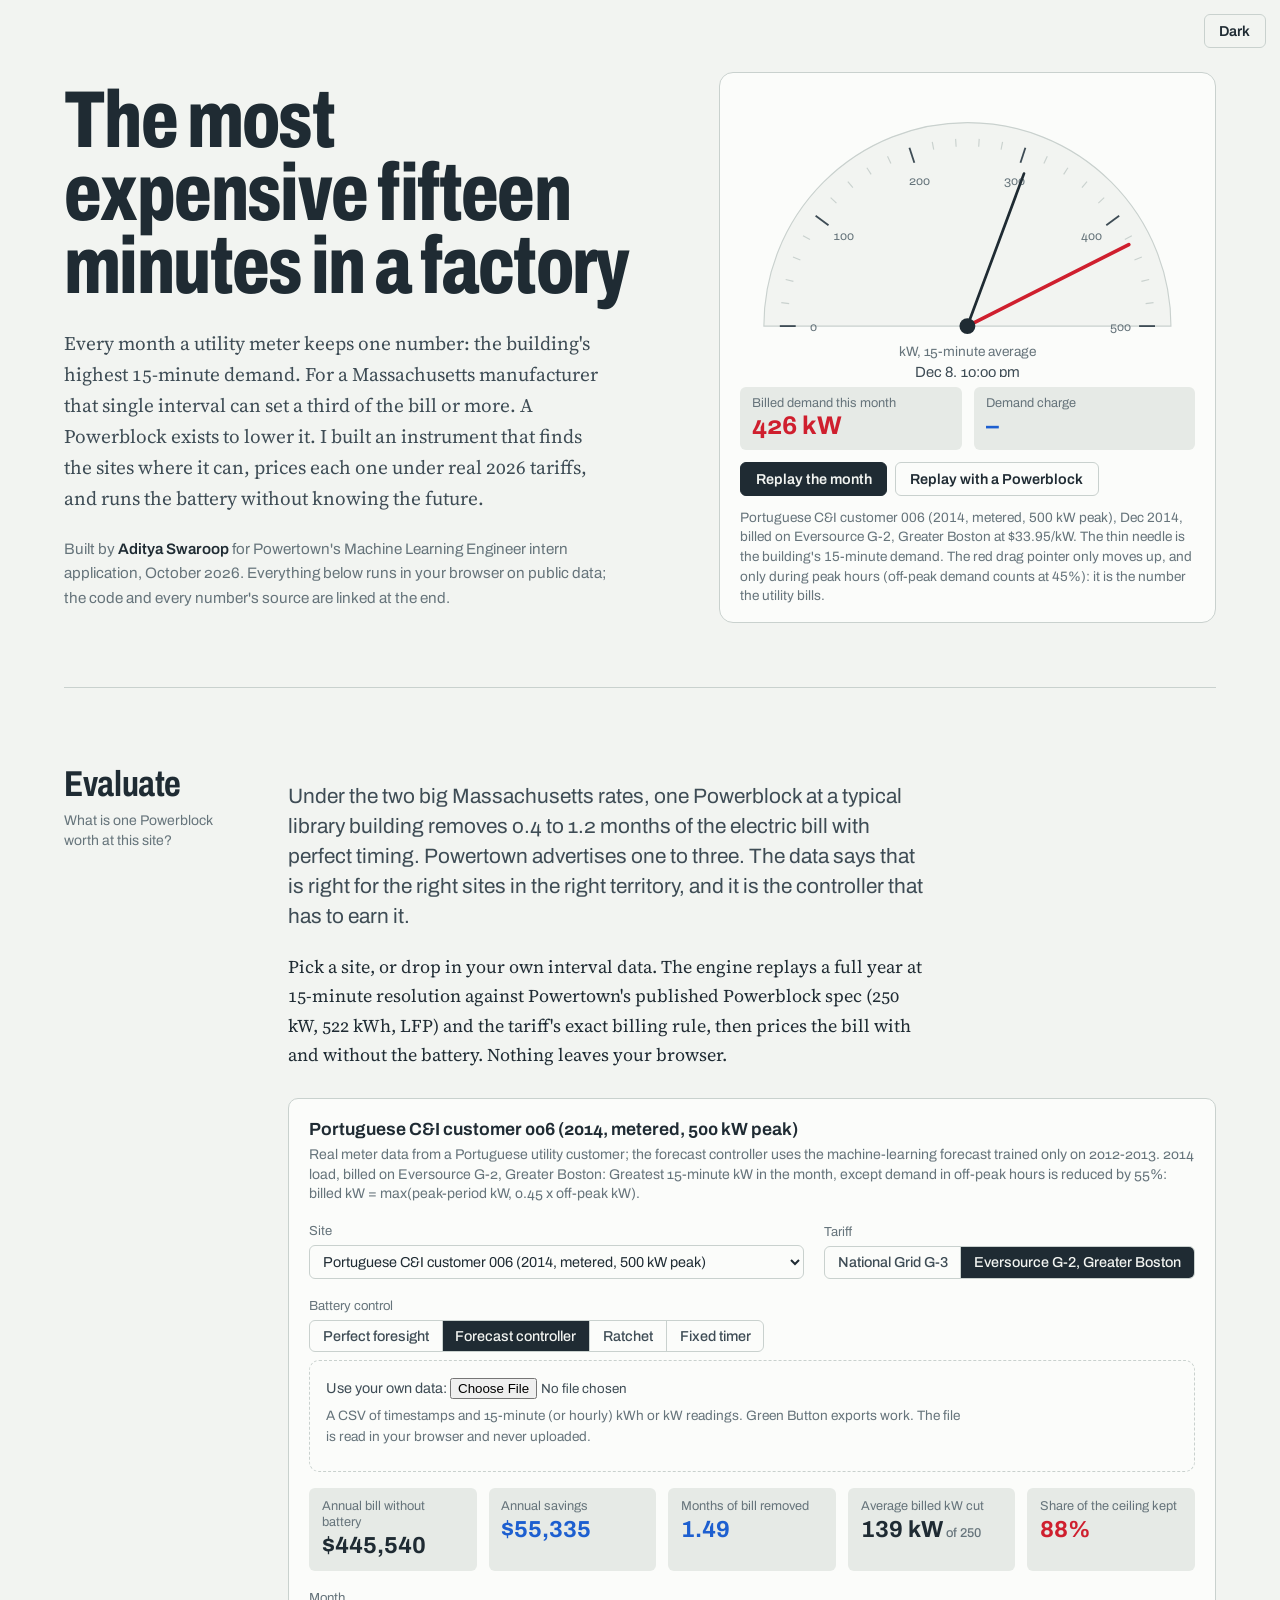
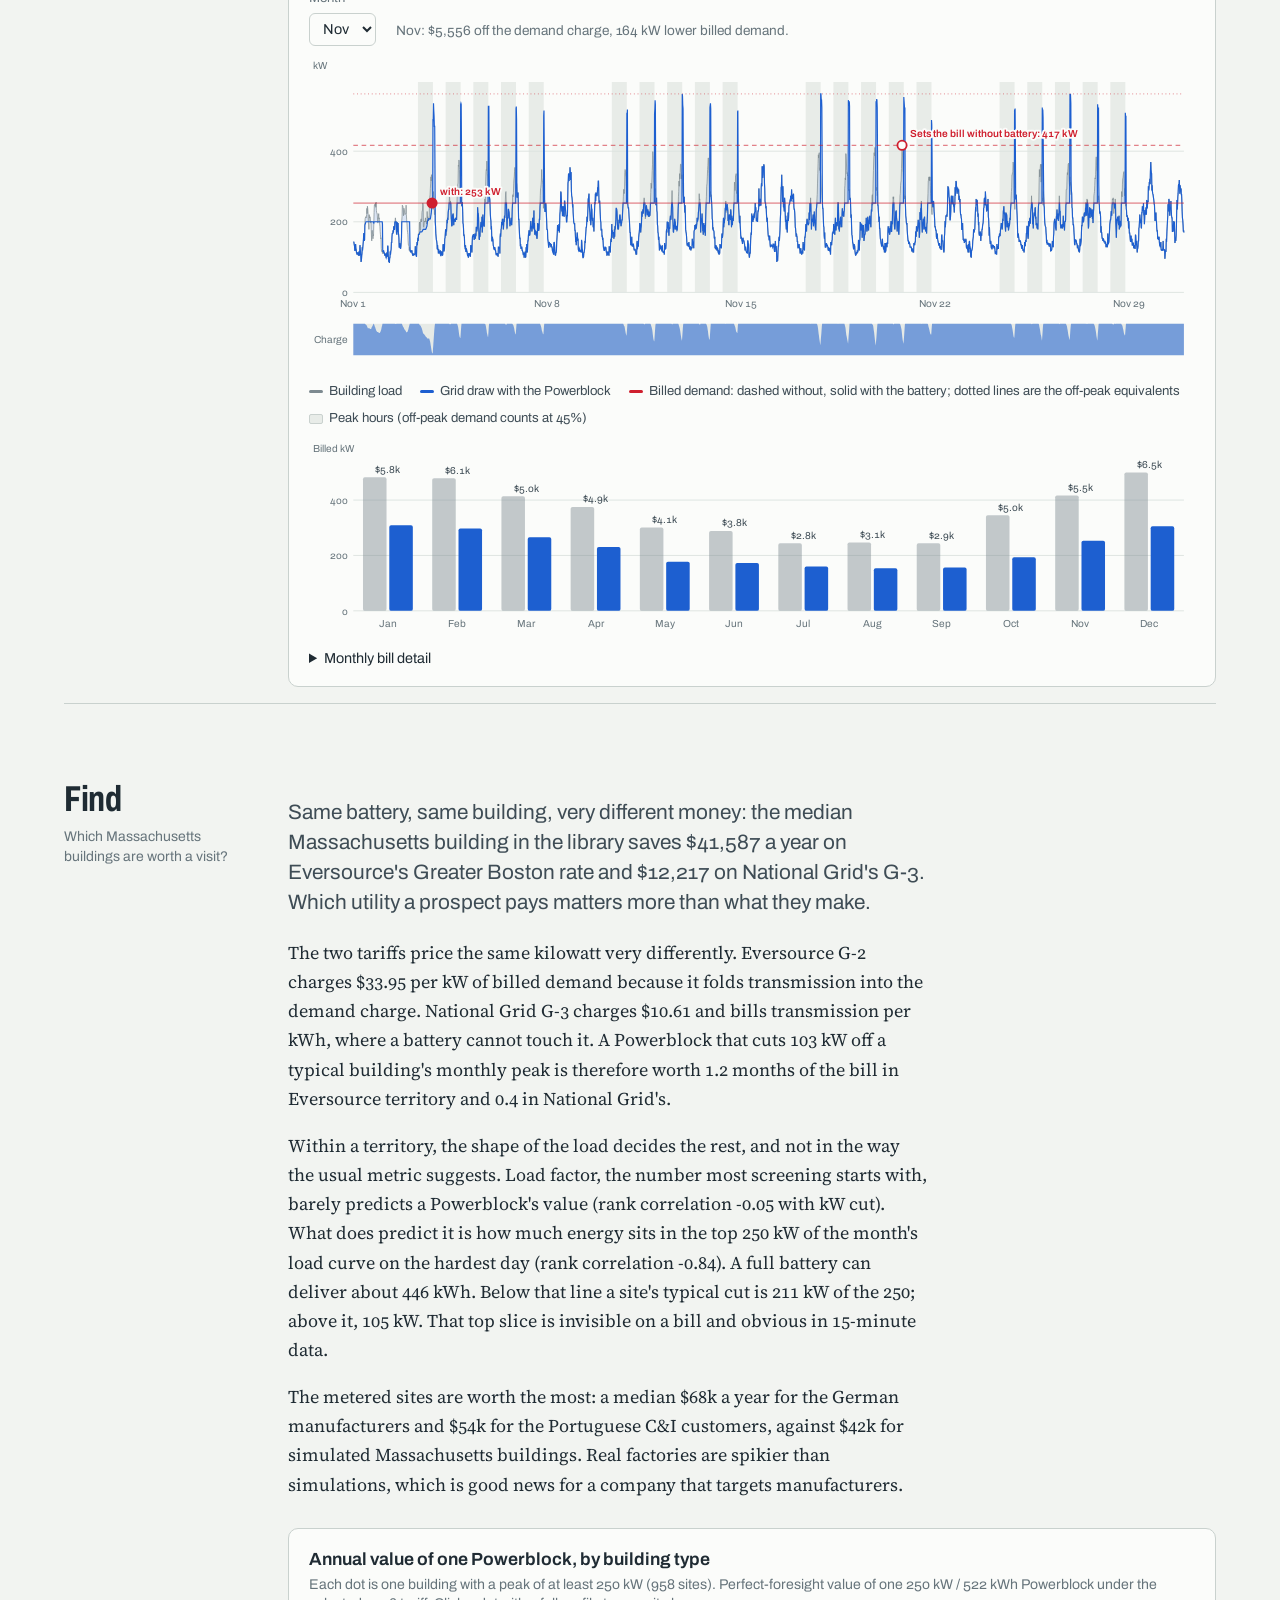
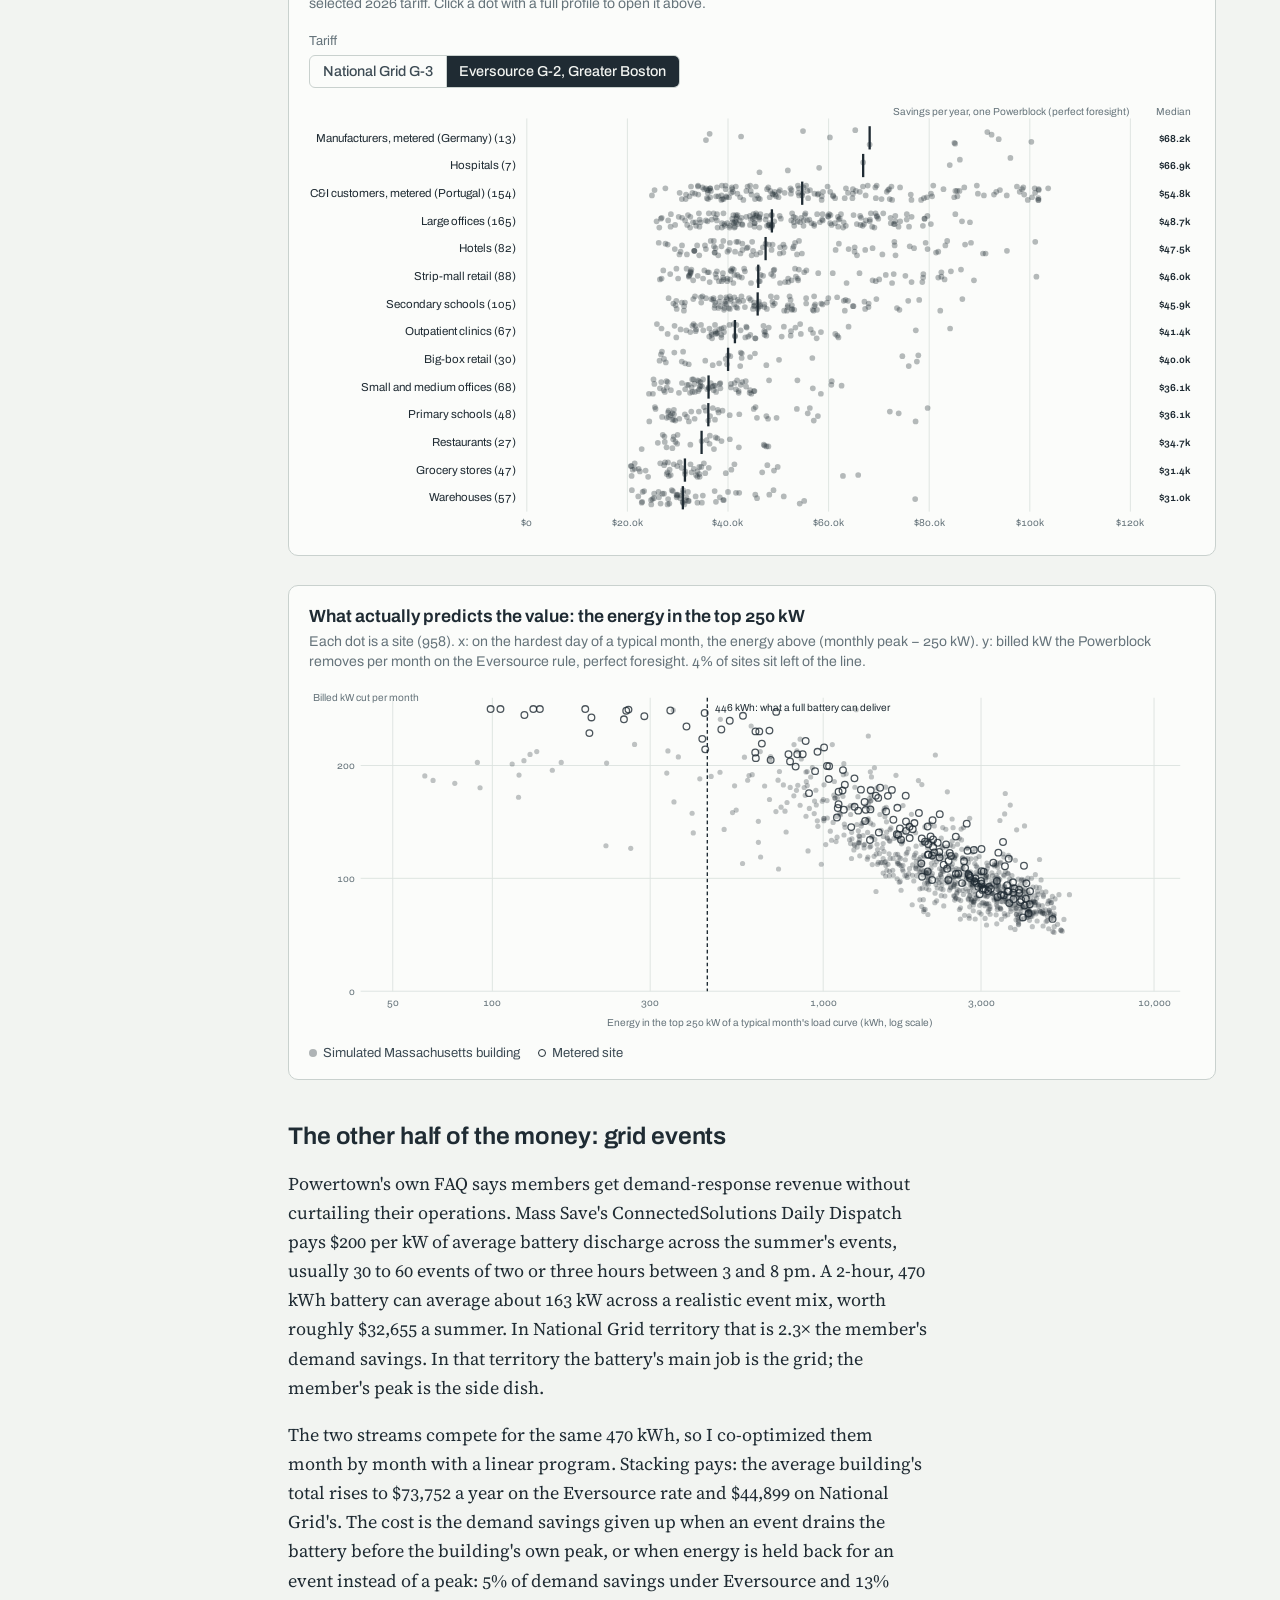
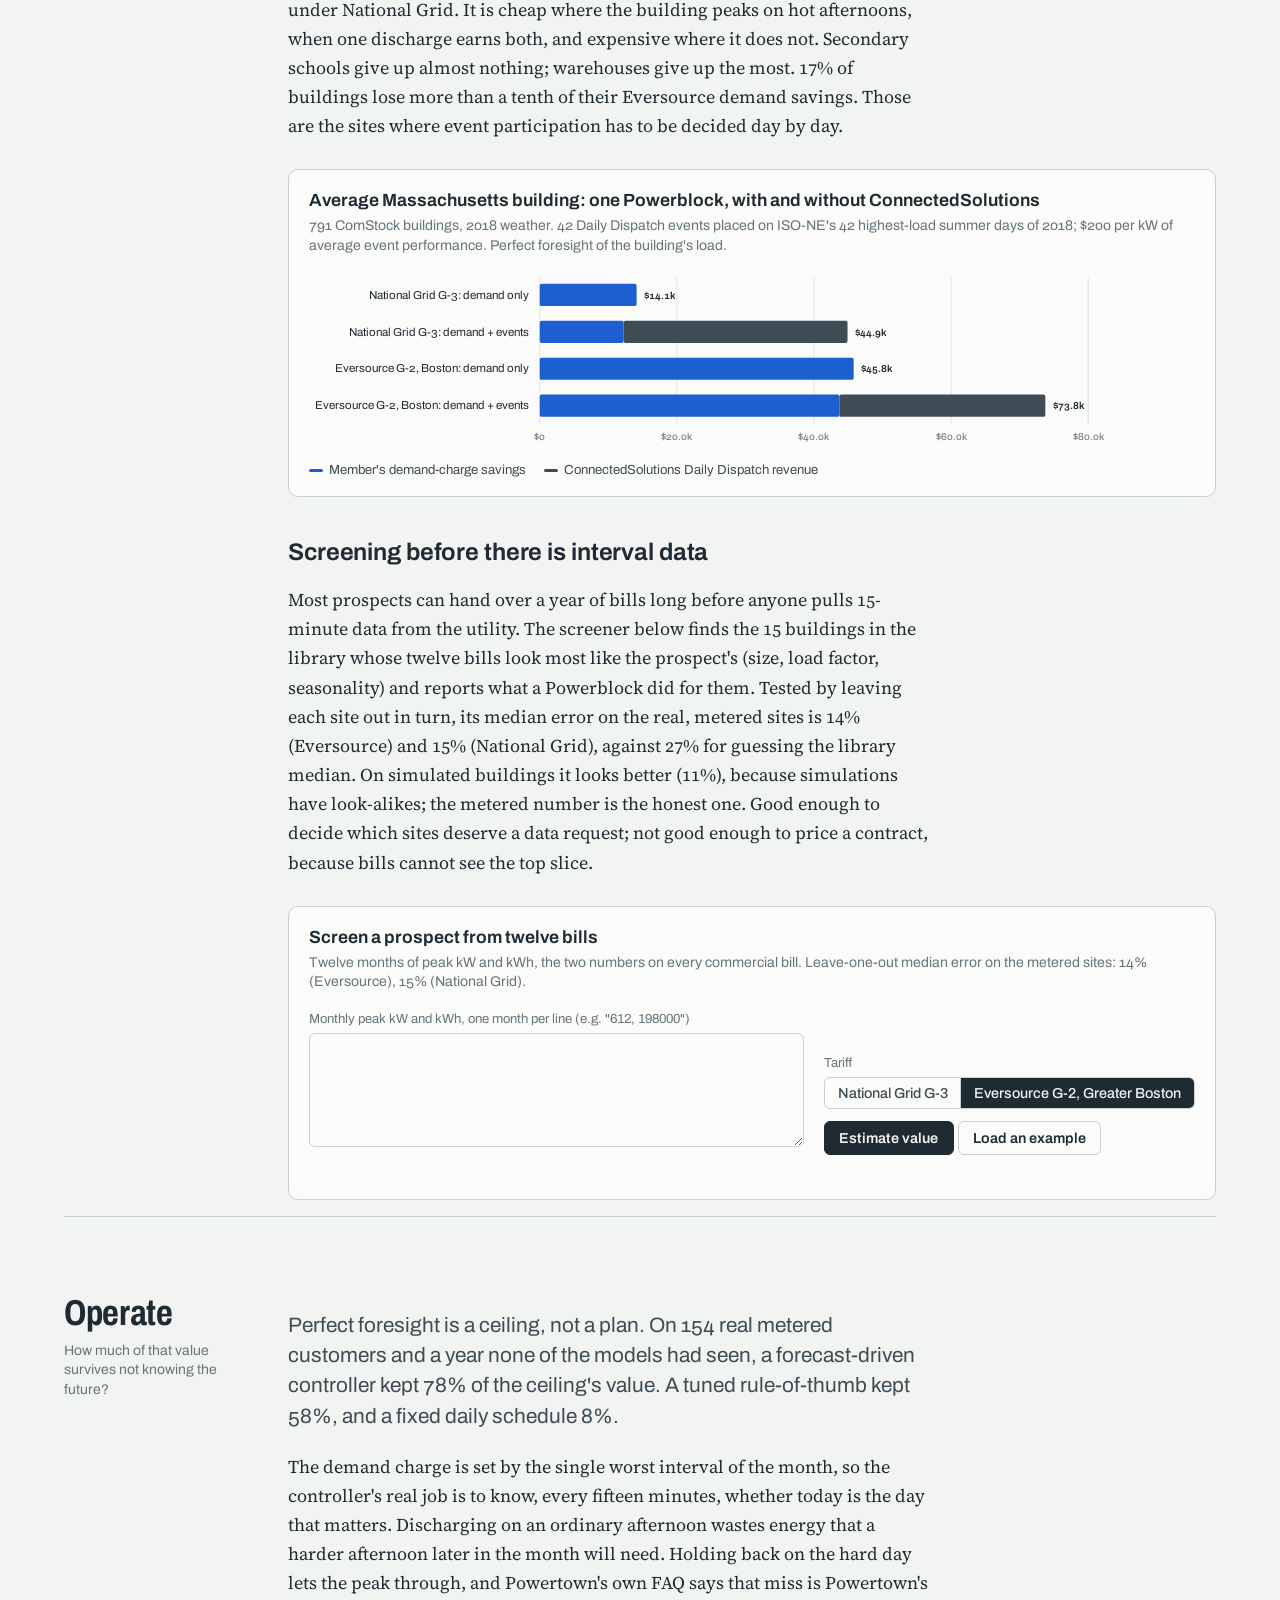
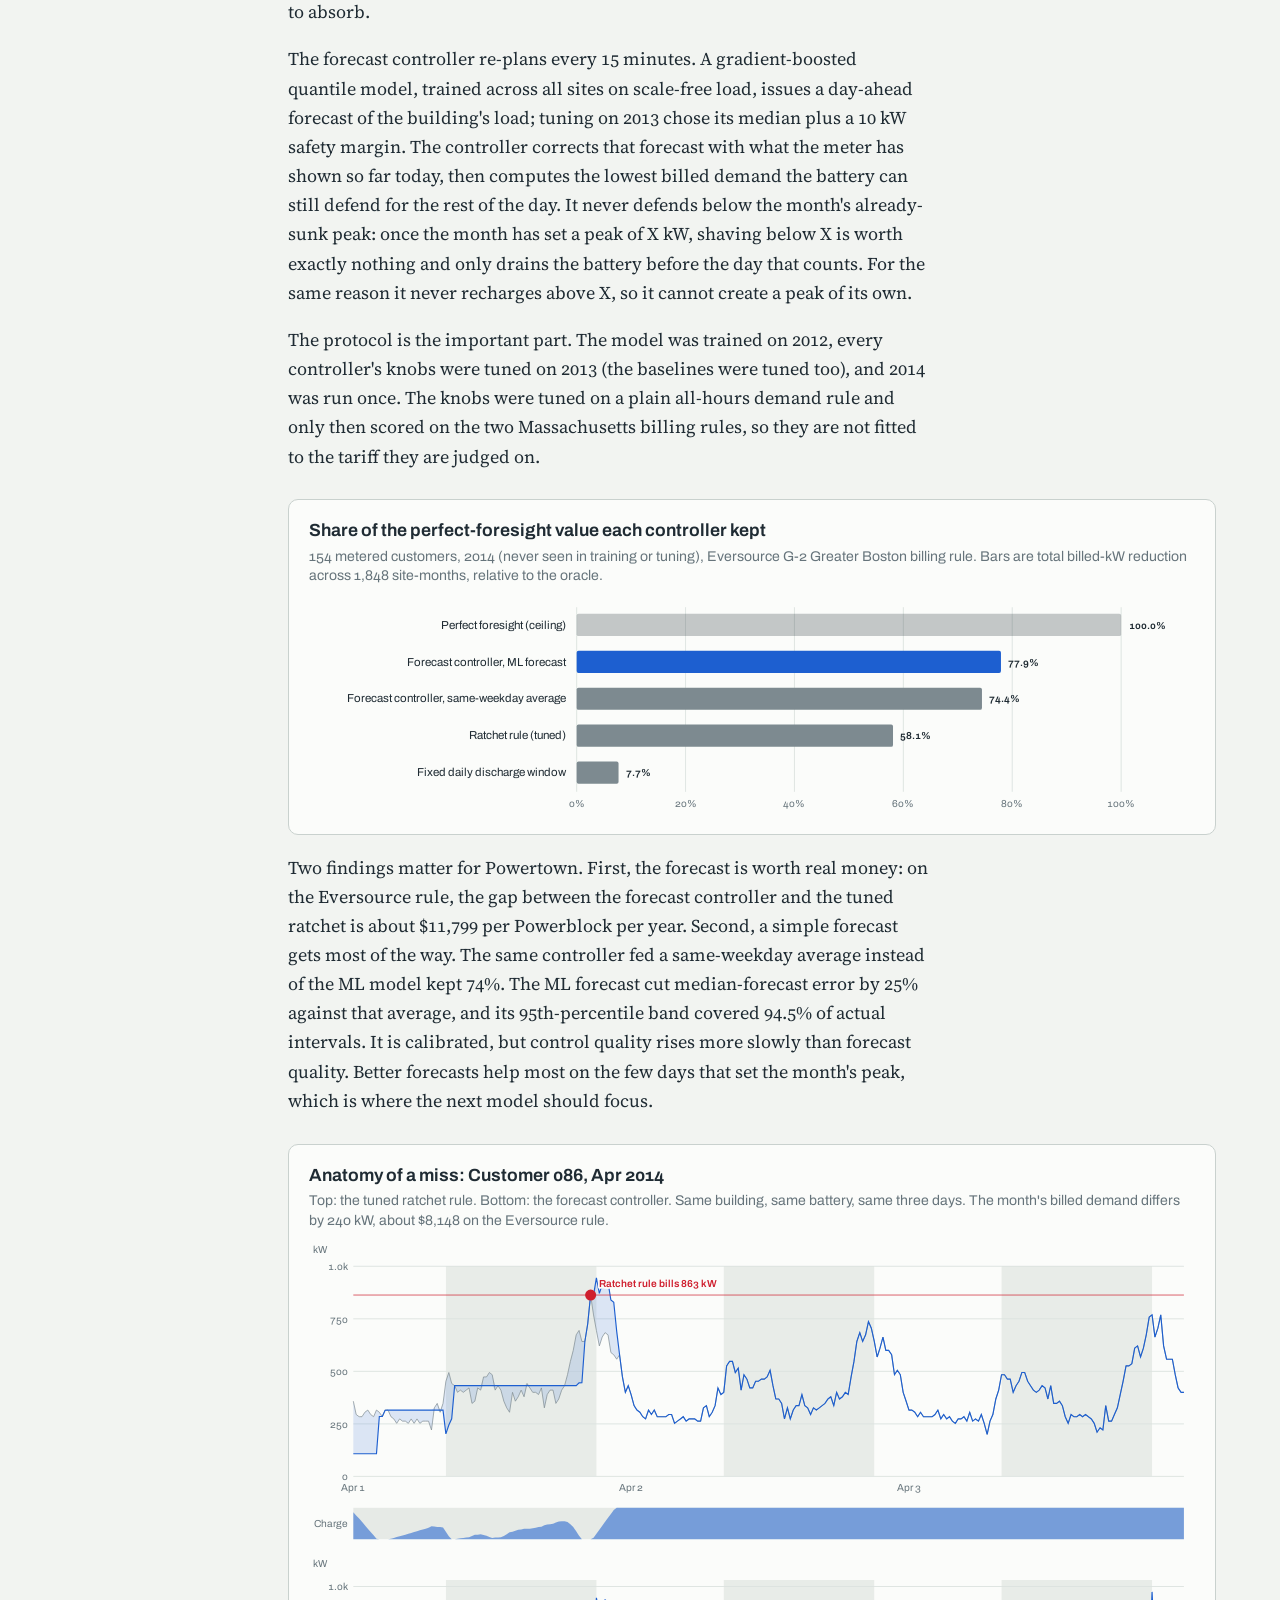
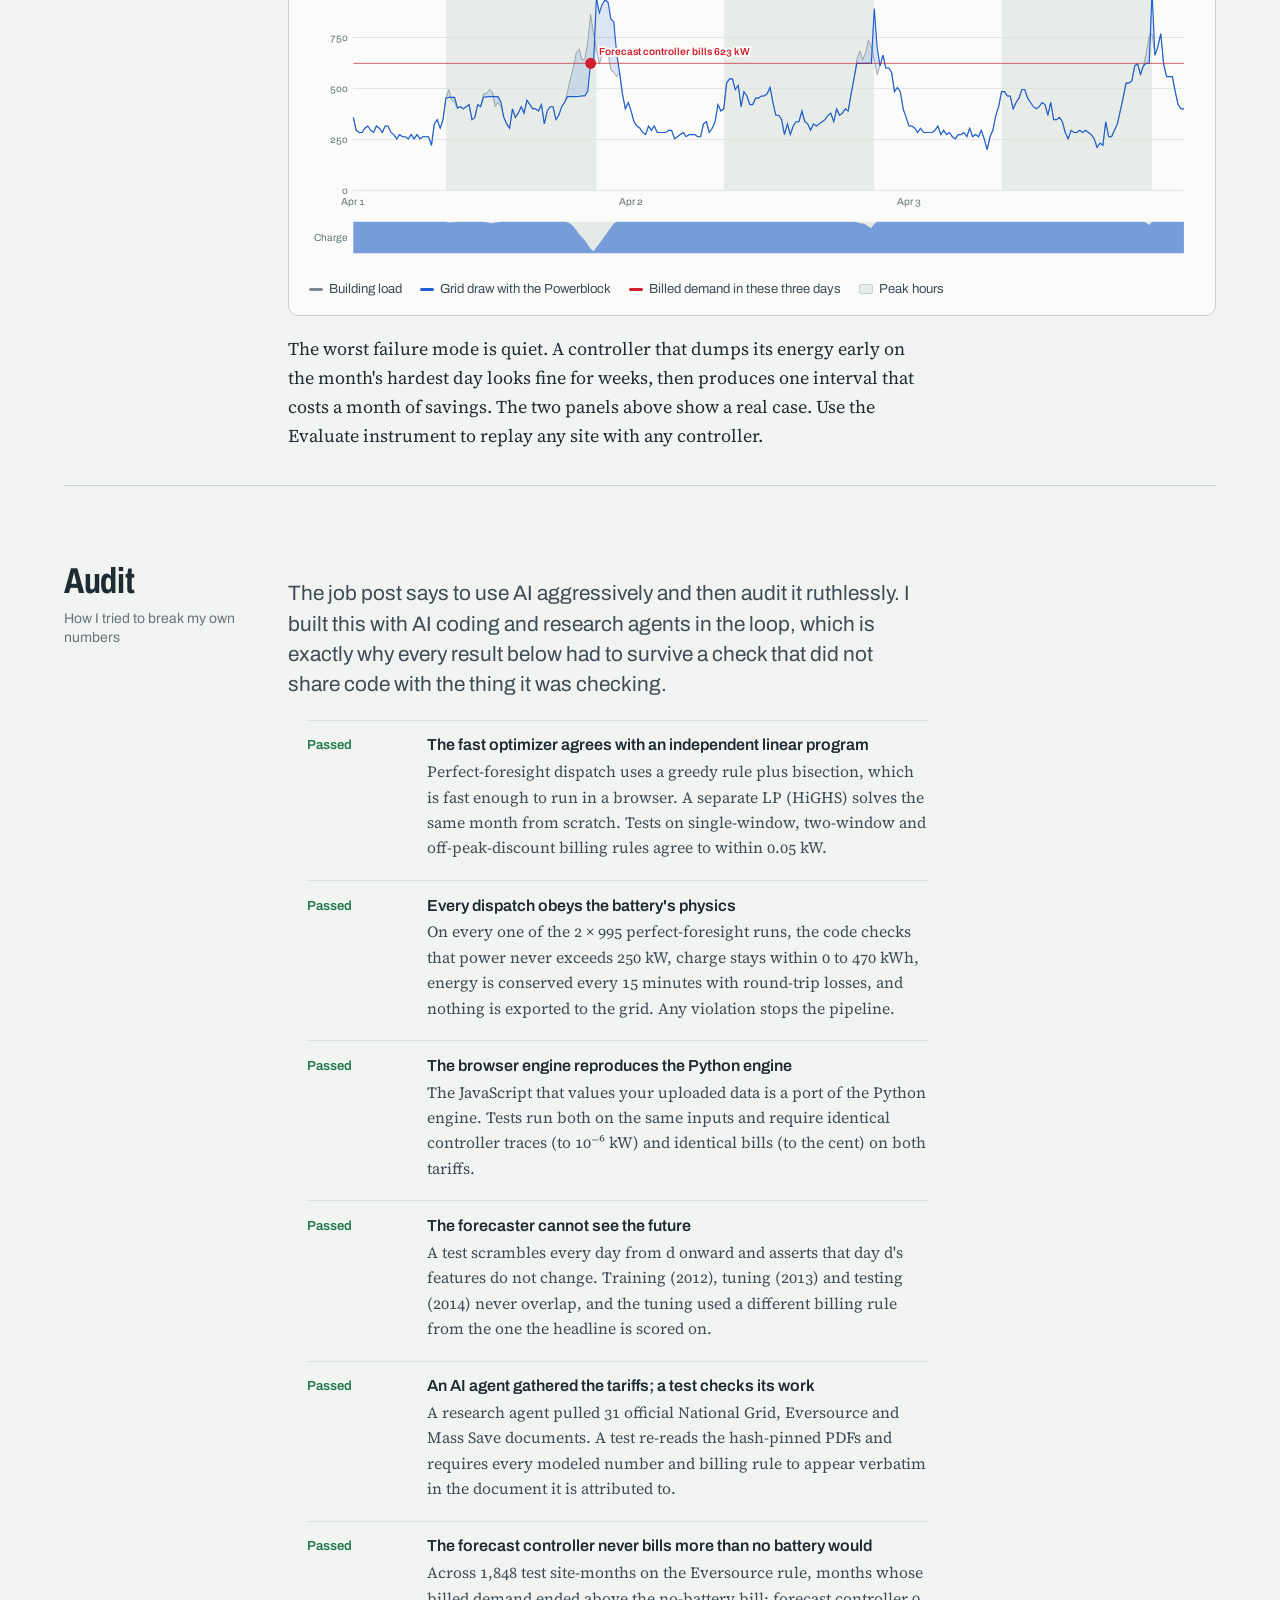
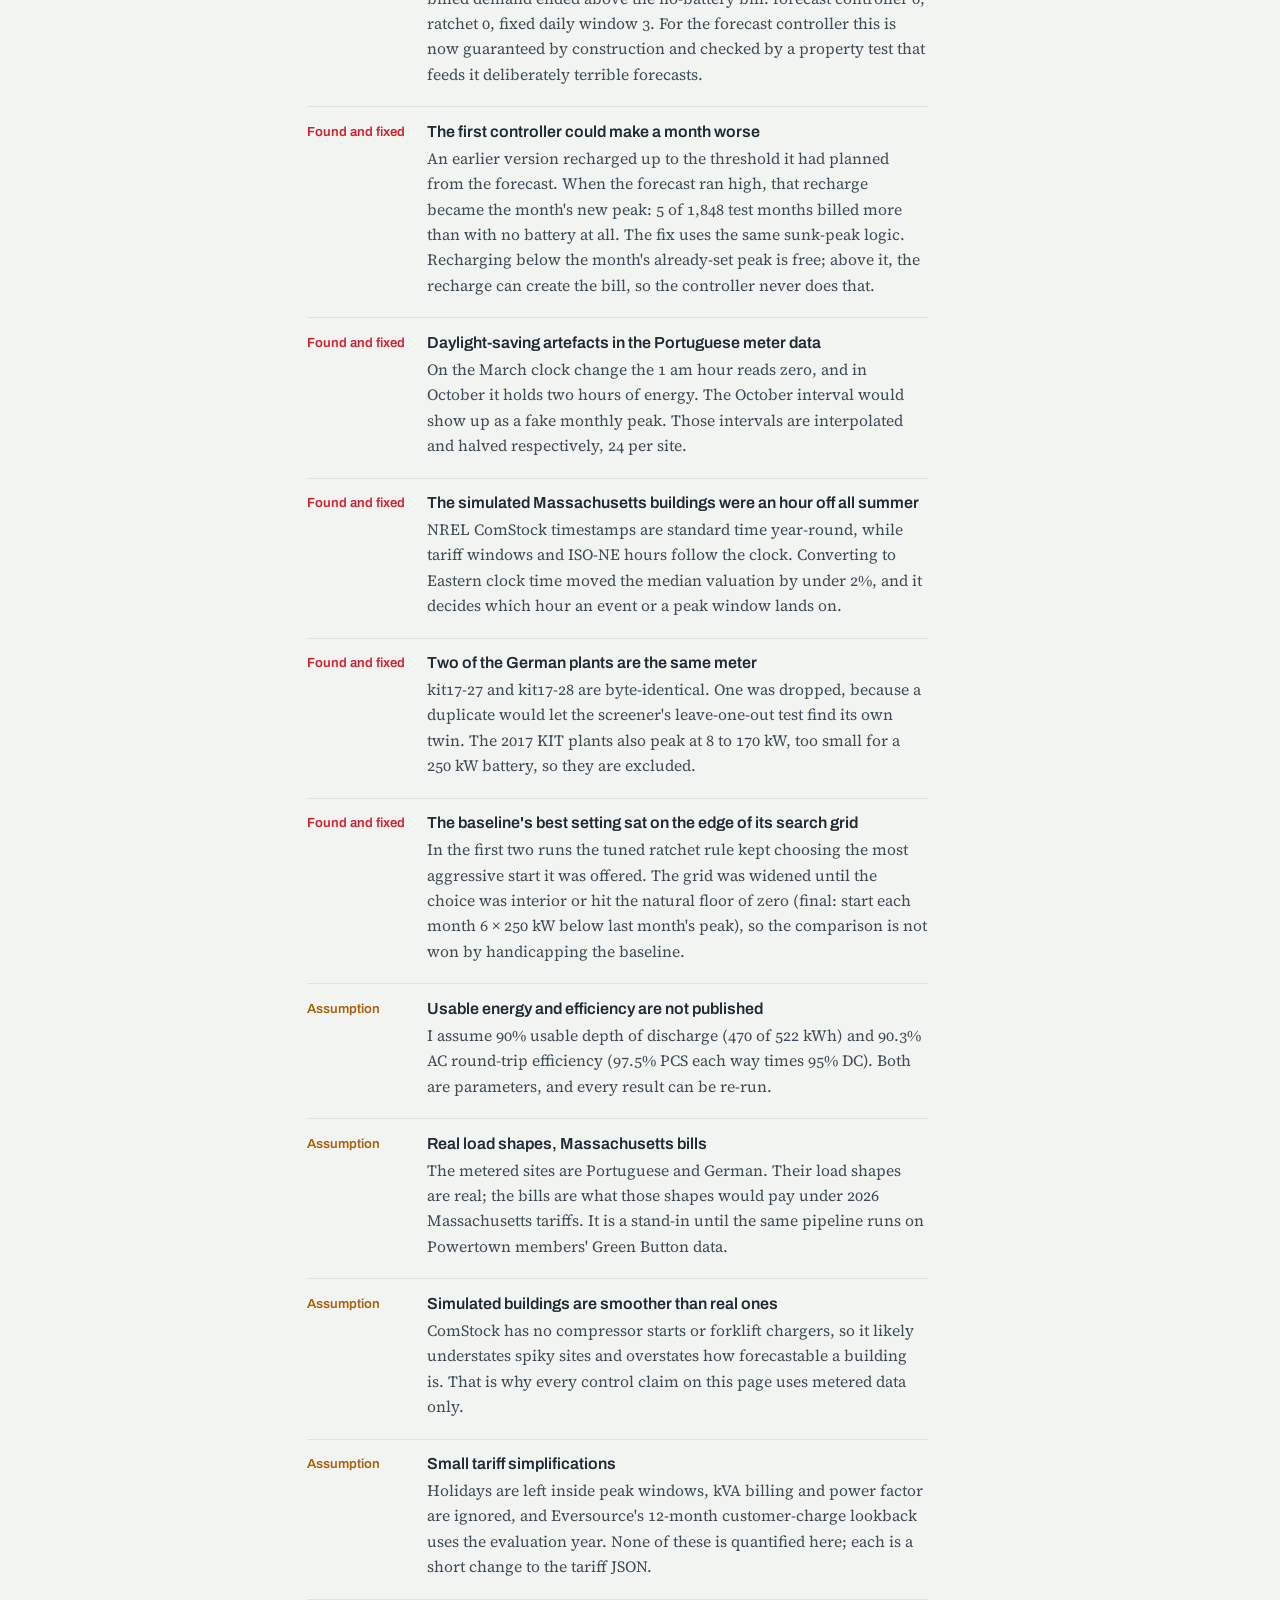
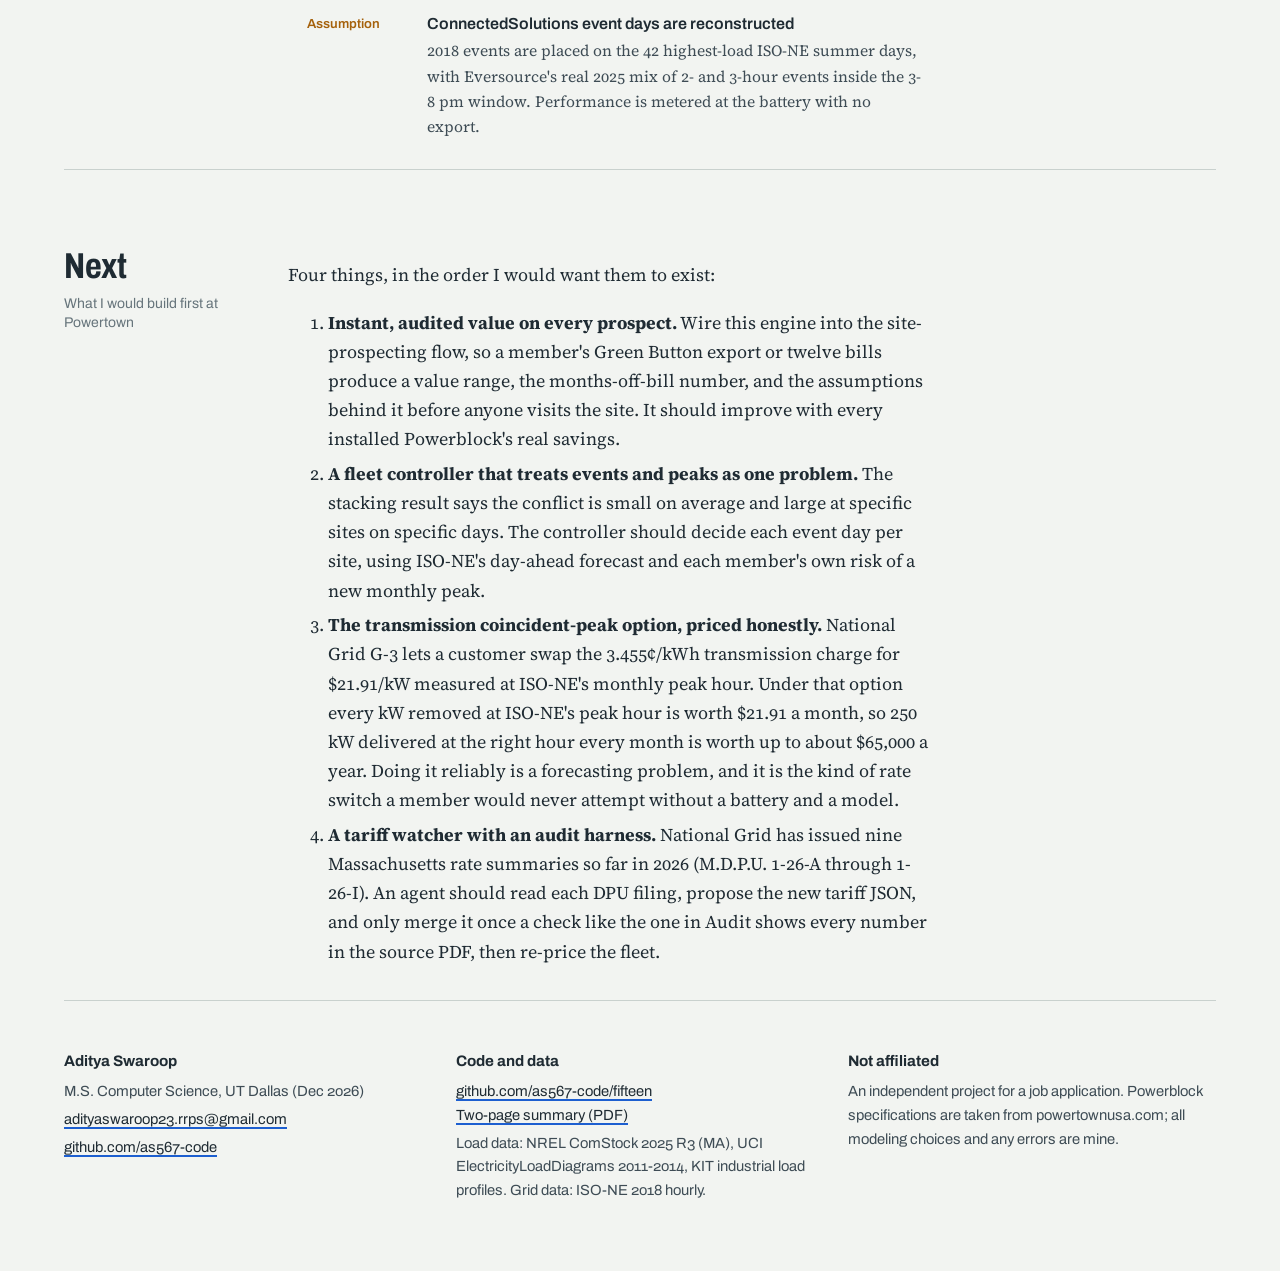
<file: site/index.html>
<!doctype html>
<html lang="en">
<head>
<meta charset="utf-8">
<meta name="viewport" content="width=device-width, initial-scale=1">
<title>Fifteen Minutes</title>
<meta name="description" content="An open instrument for finding, valuing, and operating 250 kW batteries at Massachusetts industrial sites. Real load data, real 2026 tariffs, audited. Built by Aditya Swaroop for Powertown.">
<link rel="preconnect" href="https://fonts.googleapis.com">
<link rel="preconnect" href="https://fonts.gstatic.com" crossorigin>
<link href="https://fonts.googleapis.com/css2?family=Archivo:wdth,wght@62..125,400..800&family=Source+Serif+4:ital,opsz,wght@0,8..60,400;0,8..60,600;1,8..60,400&display=swap" rel="stylesheet">
<link rel="stylesheet" href="style.css">
<link rel="icon" href="data:image/svg+xml,%3Csvg xmlns='http://www.w3.org/2000/svg' viewBox='0 0 32 32'%3E%3Ccircle cx='16' cy='18' r='13' fill='%23f2f4f1' stroke='%231f2b33' stroke-width='2'/%3E%3Cline x1='16' y1='18' x2='7' y2='10' stroke='%231f2b33' stroke-width='2.4' stroke-linecap='round'/%3E%3Cline x1='16' y1='18' x2='24' y2='9' stroke='%23cf1f2e' stroke-width='3' stroke-linecap='round'/%3E%3C/svg%3E">
</head>
<body>
<button class="ghost theme-toggle" id="theme" type="button" aria-label="Switch color theme">Dark</button>

<div class="frame">
  <header class="hero">
    <div class="hero-text">
      <h1><span class="line">The most</span><span class="line">expensive fifteen</span><span class="line">minutes in a factory</span></h1>
      <p class="lede">Every month a utility meter keeps one number: the building's highest 15-minute demand. For a Massachusetts manufacturer that single interval can set a third of the bill or more. A Powerblock exists to lower it. I built an instrument that finds the sites where it can, prices each one under real 2026 tariffs, and runs the battery without knowing the future.</p>
      <p class="byline">Built by <strong>Aditya Swaroop</strong> for Powertown's Machine Learning Engineer intern application, October 2026. Everything below runs in your browser on public data; the code and every number's source are linked at the end.</p>
    </div>
    <figure class="meter" id="meter" aria-label="Animated demand meter replaying one month of a real customer's load">
      <svg id="dial" viewBox="0 0 400 250" role="img" aria-labelledby="dialTitle"><title id="dialTitle">Demand meter</title></svg>
      <div class="readouts">
        <div class="readout peak"><div class="k" id="peakLabel">Billed demand this month</div><div class="v" id="peakValue">–</div></div>
        <div class="readout saved"><div class="k" id="savedLabel">Demand charge</div><div class="v" id="savedValue">–</div></div>
      </div>
      <div class="meter-actions">
        <button type="button" id="replayBase">Replay the month</button>
        <button type="button" class="ghost" id="replayBlock">Replay with a Powerblock</button>
      </div>
      <figcaption id="meterCaption">The black needle is the building's 15-minute demand. The red drag pointer only moves up; it is what the utility bills.</figcaption>
    </figure>
  </header>
</div>

<main>
  <!-- EVALUATE ------------------------------------------------------------------------ -->
  <section class="frame section" id="evaluate" aria-labelledby="h-evaluate">
    <div class="rail"><h2 id="h-evaluate">Evaluate</h2><p>What is one Powerblock worth at this site?</p></div>
    <div class="body">
      <p class="kicker" id="evalKicker"></p>
      <p>Pick a site, or drop in your own interval data. The engine replays a full year at 15-minute resolution against Powertown's published Powerblock spec (250 kW, 522 kWh, LFP) and the tariff's exact billing rule, then prices the bill with and without the battery. Nothing leaves your browser.</p>

      <div class="instrument" id="evalInstrument">
        <p class="title" id="evalTitle">One year, one battery</p>
        <p class="sub" id="evalSub"></p>
        <div class="controls">
          <div class="grow"><label for="sitePick">Site</label><select id="sitePick"></select></div>
          <div><label id="tariffLbl">Tariff</label><div class="segmented" id="tariffPick" role="group" aria-labelledby="tariffLbl"></div></div>
          <div><label id="policyLbl">Battery control</label><div class="segmented" id="policyPick" role="group" aria-labelledby="policyLbl"></div></div>
        </div>
        <div class="dropzone" id="drop">
          <label for="fileIn" style="display:inline;color:inherit;font-size:inherit">Use your own data:</label>
          <input type="file" id="fileIn" accept=".csv,.txt">
          <span class="note">A CSV of timestamps and 15-minute (or hourly) kWh or kW readings. Green Button exports work. The file is read in your browser and never uploaded.</span>
          <div class="msg" id="fileMsg" role="status"></div>
        </div>
        <div class="stats" id="evalStats"></div>
        <div class="controls">
          <div><label for="monthPick">Month</label><select id="monthPick"></select></div>
          <p class="note" id="monthNote" style="margin:0 0 .3rem"></p>
        </div>
        <div class="chart" id="monthChart"></div>
        <div class="legend" id="monthLegend"></div>
        <div class="chart" id="yearChart"></div>
        <details class="table-wrap"><summary class="ui" style="cursor:pointer;font-size:.9rem">Monthly bill detail</summary><div id="billTable"></div></details>
      </div>
    </div>
  </section>

  <!-- FIND ----------------------------------------------------------------------------- -->
  <section class="frame section" id="find" aria-labelledby="h-find">
    <div class="rail"><h2 id="h-find">Find</h2><p>Which Massachusetts buildings are worth a visit?</p></div>
    <div class="body" id="findBody">
      <p class="kicker" id="findKicker"></p>
      <div id="findProse"></div>
      <div class="instrument">
        <p class="title" id="stripTitle">Annual value of one Powerblock, by building type</p>
        <p class="sub" id="stripSub"></p>
        <div class="controls"><div><label id="stripTariffLbl">Tariff</label><div class="segmented" id="stripTariff" role="group" aria-labelledby="stripTariffLbl"></div></div></div>
        <div class="chart" id="stripChart"></div>
      </div>
      <div class="instrument">
        <p class="title" id="sliceTitle"></p>
        <p class="sub" id="sliceSub"></p>
        <div class="chart" id="sliceChart"></div>
        <div class="legend"><span><i style="background:var(--ink);height:8px;width:8px;border-radius:50%;opacity:.35"></i>Simulated Massachusetts building</span><span><i style="background:none;border:1.5px solid var(--ink);height:8px;width:8px;border-radius:50%"></i>Metered site</span></div>
      </div>
      <div id="findProse2"></div>
      <div class="instrument" id="stackInstrument">
        <p class="title" id="stackTitle"></p>
        <p class="sub" id="stackSub"></p>
        <div class="chart" id="stackChart"></div>
        <div class="legend" id="stackLegend"></div>
      </div>
      <div id="findProse3"></div>
      <div class="instrument" id="screener">
        <p class="title">Screen a prospect from twelve bills</p>
        <p class="sub" id="screenSub"></p>
        <div class="controls">
          <div class="grow"><label for="billPaste">Monthly peak kW and kWh, one month per line (e.g. "612, 198000")</label>
            <textarea id="billPaste" rows="6" style="width:100%;font-family:var(--display);font-size:.9rem;padding:.5rem;border:1px solid var(--rule);border-radius:6px;background:var(--panel);color:var(--ink)"></textarea></div>
          <div><label id="screenTariffLbl">Tariff</label><div class="segmented" id="screenTariff" role="group" aria-labelledby="screenTariffLbl"></div>
            <div style="margin-top:.75rem"><button type="button" id="screenRun">Estimate value</button> <button type="button" class="ghost" id="screenExample">Load an example</button></div></div>
        </div>
        <div class="msg" id="screenMsg" role="status"></div>
        <div class="stats" id="screenStats"></div>
        <div class="table-wrap" id="screenTable"></div>
      </div>
    </div>
  </section>

  <!-- OPERATE -------------------------------------------------------------------------- -->
  <section class="frame section" id="operate" aria-labelledby="h-operate">
    <div class="rail"><h2 id="h-operate">Operate</h2><p>How much of that value survives not knowing the future?</p></div>
    <div class="body" id="operateBody">
      <p class="kicker" id="opKicker"></p>
      <div id="opProse"></div>
      <div class="instrument">
        <p class="title" id="opTitle"></p>
        <p class="sub" id="opSub"></p>
        <div class="chart" id="opChart"></div>
      </div>
      <div id="opProse2"></div>
      <div class="instrument">
        <p class="title" id="opSiteTitle"></p>
        <p class="sub" id="opSiteSub"></p>
        <div class="chart" id="opSiteChart"></div>
        <div class="legend" id="opSiteLegend"></div>
      </div>
      <div id="opProse3"></div>
    </div>
  </section>

  <!-- AUDIT ---------------------------------------------------------------------------- -->
  <section class="frame section" id="audit" aria-labelledby="h-audit">
    <div class="rail"><h2 id="h-audit">Audit</h2><p>How I tried to break my own numbers</p></div>
    <div class="body">
      <p class="kicker">The job post says to use AI aggressively and then audit it ruthlessly. I built this with AI coding and research agents in the loop, which is exactly why every result below had to survive a check that did not share code with the thing it was checking.</p>
      <ul class="ledger" id="ledger"></ul>
    </div>
  </section>

  <!-- NEXT ----------------------------------------------------------------------------- -->
  <section class="frame section" id="next" aria-labelledby="h-next">
    <div class="rail"><h2 id="h-next">Next</h2><p>What I would build first at Powertown</p></div>
    <div class="body" id="nextBody"></div>
  </section>
</main>

<div class="frame">
  <footer>
    <div class="cols">
      <div><h4>Aditya Swaroop</h4><p>M.S. Computer Science, UT Dallas (Dec 2026)</p><p><a href="mailto:adityaswaroop23.rrps@gmail.com">adityaswaroop23.rrps@gmail.com</a></p><p><a href="https://github.com/as567-code">github.com/as567-code</a></p></div>
      <div><h4>Code and data</h4><p id="repoLink"></p><p>Load data: NREL ComStock 2025 R3 (MA), UCI ElectricityLoadDiagrams 2011-2014, KIT industrial load profiles. Grid data: ISO-NE 2018 hourly.</p></div>
      <div><h4>Not affiliated</h4><p>An independent project for a job application. Powerblock specifications are taken from powertownusa.com; all modeling choices and any errors are mine.</p></div>
    </div>
  </footer>
</div>

<div class="tip" id="tip" role="tooltip"></div>
<script src="engine.js"></script>
<script src="charts.js"></script>
<script src="app.js"></script>
</body>
</html>
</file>
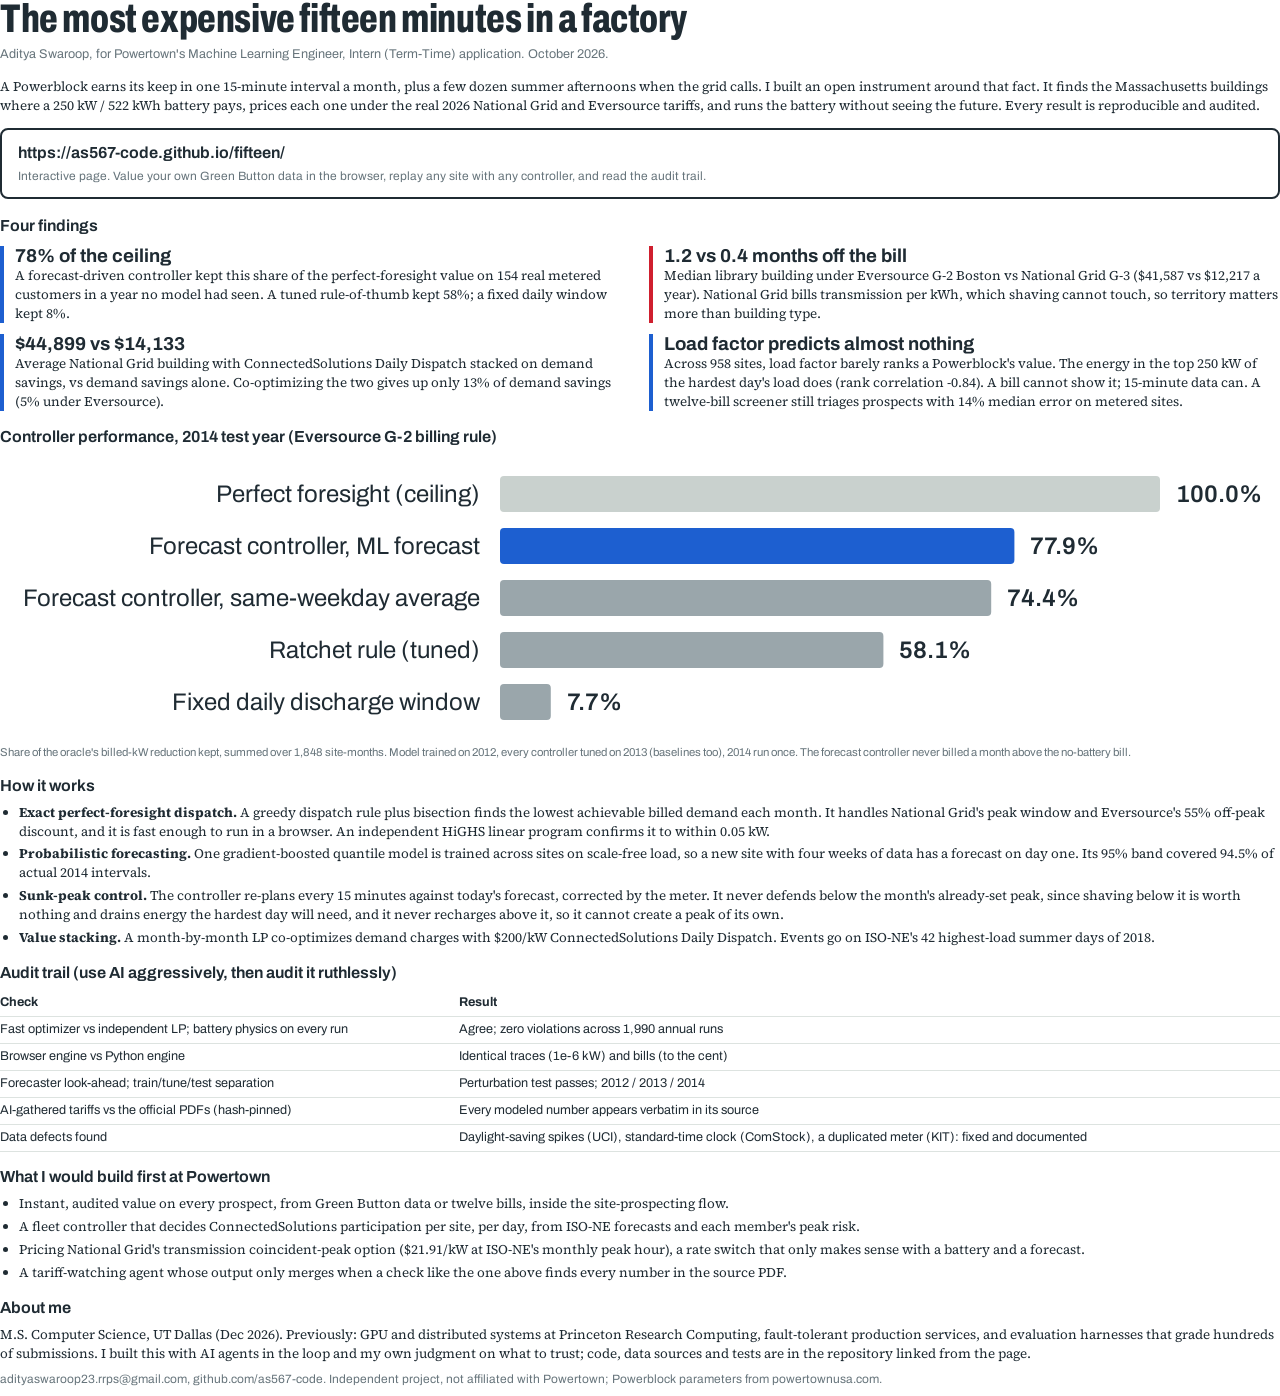
<file: site/memo.html>
<!doctype html><html><head><meta charset="utf-8"><title>Fifteen Minutes: memo</title>
<link href="https://fonts.googleapis.com/css2?family=Archivo:wdth,wght@62..125,400..800&family=Source+Serif+4:opsz,wght@8..60,400;8..60,600&display=swap" rel="stylesheet">
<style>
@page { size: letter; margin: 0.5in 0.62in; }
body { font-family: "Source Serif 4", Georgia, serif; color: #1f2b33; font-size: 10pt; line-height: 1.42; margin: 0; }
h1 { font-family: Archivo, Helvetica, sans-serif; font-stretch: 72%; font-weight: 800; font-size: 30pt; line-height: .95; margin: 0 0 6pt; letter-spacing: -.01em; }
h2 { font-family: Archivo, Helvetica, sans-serif; font-weight: 650; font-size: 12pt; margin: 11pt 0 4pt; }
.keep { break-inside: avoid; }
.ui, .by, td, th, .link { font-family: Archivo, Helvetica, sans-serif; }
.by { color: #66747b; font-size: 9.5pt; margin-bottom: 10pt; }
.link { display: block; margin: 10pt 0 12pt; padding: 9pt 12pt; border: 1.5pt solid #1f2b33; border-radius: 6pt; font-size: 12pt; font-weight: 650; color: #1f2b33; text-decoration: none; }
.link small { display: block; font-weight: 400; color: #66747b; font-size: 9pt; margin-top: 2pt; }
.grid { display: grid; grid-template-columns: 1fr 1fr; gap: 8pt 14pt; margin-top: 6pt; }
.f { border-left: 3pt solid #1d5fd0; padding-left: 8pt; }
.f.r { border-color: #cf1f2e; }
.f b { font-family: Archivo, Helvetica, sans-serif; font-size: 14pt; display: block; line-height: 1.1; }
table { border-collapse: collapse; width: 100%; font-size: 9.5pt; }
td, th { text-align: left; padding: 3pt 6pt 3pt 0; border-bottom: .5pt solid #dde3e0; vertical-align: top; }
.pb { page-break-before: always; }
p { margin: 0 0 6pt; }
ul { margin: 0 0 6pt 14pt; padding: 0; } li { margin-bottom: 3pt; }
.fig { margin: 6pt 0 2pt; }
.cap { font-family: Archivo, Helvetica, sans-serif; font-size: 8.5pt; color: #66747b; }
</style></head><body>
<h1>The most expensive fifteen minutes in a factory</h1>
<div class="by">Aditya Swaroop, for Powertown's Machine Learning Engineer, Intern (Term-Time) application. October 2026.</div>
<p>A Powerblock earns its keep in one 15-minute interval a month, plus a few dozen summer afternoons when the grid calls. I built an open instrument around that fact. It finds the Massachusetts buildings where a 250 kW / 522 kWh battery pays, prices each one under the real 2026 National Grid and Eversource tariffs, and runs the battery without seeing the future. Every result is reproducible and audited.</p>
<a class="link" href="https://as567-code.github.io/fifteen/">https://as567-code.github.io/fifteen/<small>Interactive page. Value your own Green Button data in the browser, replay any site with any controller, and read the audit trail.</small></a>
<h2>Four findings</h2>
<div class="grid">
<div class="f"><b>78% of the ceiling</b>A forecast-driven controller kept this share of the perfect-foresight value on 154 real metered customers in a year no model had seen. A tuned rule-of-thumb kept 58%; a fixed daily window kept 8%.</div>
<div class="f r"><b>1.2 vs 0.4 months off the bill</b>Median library building under Eversource G-2 Boston vs National Grid G-3 ($41,587 vs $12,217 a year). National Grid bills transmission per kWh, which shaving cannot touch, so territory matters more than building type.</div>
<div class="f"><b>$44,899 vs $14,133</b>Average National Grid building with ConnectedSolutions Daily Dispatch stacked on demand savings, vs demand savings alone. Co-optimizing the two gives up only 13% of demand savings (5% under Eversource).</div>
<div class="f"><b>Load factor predicts almost nothing</b>Across 958 sites, load factor barely ranks a Powerblock's value. The energy in the top 250 kW of the hardest day's load does (rank correlation -0.84). A bill cannot show it; 15-minute data can. A twelve-bill screener still triages prospects with 14% median error on metered sites.</div>
</div>
<div class="keep"><h2>Controller performance, 2014 test year (Eversource G-2 billing rule)</h2>
<div class="fig"><svg viewBox="0 0 640 140" xmlns="http://www.w3.org/2000/svg" font-family="Archivo, Helvetica, Arial" font-size="12"><text x="240" y="23" text-anchor="end" fill="#1f2b33">Perfect foresight (ceiling)</text><rect x="250" y="10" width="330.0" height="18" rx="2" fill="#c9d1ce"/><text x="588.0" y="23" fill="#1f2b33" font-weight="600">100.0%</text><text x="240" y="49" text-anchor="end" fill="#1f2b33">Forecast controller, ML forecast</text><rect x="250" y="36" width="257.2" height="18" rx="2" fill="#1d5fd0"/><text x="515.2" y="49" fill="#1f2b33" font-weight="600">77.9%</text><text x="240" y="75" text-anchor="end" fill="#1f2b33">Forecast controller, same-weekday average</text><rect x="250" y="62" width="245.6" height="18" rx="2" fill="#9aa6ab"/><text x="503.6" y="75" fill="#1f2b33" font-weight="600">74.4%</text><text x="240" y="101" text-anchor="end" fill="#1f2b33">Ratchet rule (tuned)</text><rect x="250" y="88" width="191.7" height="18" rx="2" fill="#9aa6ab"/><text x="449.7" y="101" fill="#1f2b33" font-weight="600">58.1%</text><text x="240" y="127" text-anchor="end" fill="#1f2b33">Fixed daily discharge window</text><rect x="250" y="114" width="25.4" height="18" rx="2" fill="#9aa6ab"/><text x="283.4" y="127" fill="#1f2b33" font-weight="600">7.7%</text></svg></div>
<div class="cap">Share of the oracle's billed-kW reduction kept, summed over 1,848 site-months. Model trained on 2012, every controller tuned on 2013 (baselines too), 2014 run once. The forecast controller never billed a month above the no-battery bill.</div></div>

<div class="pb"></div>
<h2>How it works</h2>
<ul>
<li><b>Exact perfect-foresight dispatch.</b> A greedy dispatch rule plus bisection finds the lowest achievable billed demand each month. It handles National Grid's peak window and Eversource's 55% off-peak discount, and it is fast enough to run in a browser. An independent HiGHS linear program confirms it to within 0.05 kW.</li>
<li><b>Probabilistic forecasting.</b> One gradient-boosted quantile model is trained across sites on scale-free load, so a new site with four weeks of data has a forecast on day one. Its 95% band covered 94.5% of actual 2014 intervals.</li>
<li><b>Sunk-peak control.</b> The controller re-plans every 15 minutes against today's forecast, corrected by the meter. It never defends below the month's already-set peak, since shaving below it is worth nothing and drains energy the hardest day will need, and it never recharges above it, so it cannot create a peak of its own.</li>
<li><b>Value stacking.</b> A month-by-month LP co-optimizes demand charges with $200/kW ConnectedSolutions Daily Dispatch. Events go on ISO-NE's 42 highest-load summer days of 2018.</li>
</ul>
<h2>Audit trail (use AI aggressively, then audit it ruthlessly)</h2>
<table>
<tr><th>Check</th><th>Result</th></tr>
<tr><td>Fast optimizer vs independent LP; battery physics on every run</td><td>Agree; zero violations across 1,990 annual runs</td></tr>
<tr><td>Browser engine vs Python engine</td><td>Identical traces (1e-6 kW) and bills (to the cent)</td></tr>
<tr><td>Forecaster look-ahead; train/tune/test separation</td><td>Perturbation test passes; 2012 / 2013 / 2014</td></tr>
<tr><td>AI-gathered tariffs vs the official PDFs (hash-pinned)</td><td>Every modeled number appears verbatim in its source</td></tr>
<tr><td>Data defects found</td><td>Daylight-saving spikes (UCI), standard-time clock (ComStock), a duplicated meter (KIT): fixed and documented</td></tr>
</table>
<h2>What I would build first at Powertown</h2>
<ul>
<li>Instant, audited value on every prospect, from Green Button data or twelve bills, inside the site-prospecting flow.</li>
<li>A fleet controller that decides ConnectedSolutions participation per site, per day, from ISO-NE forecasts and each member's peak risk.</li>
<li>Pricing National Grid's transmission coincident-peak option ($21.91/kW at ISO-NE's monthly peak hour), a rate switch that only makes sense with a battery and a forecast.</li>
<li>A tariff-watching agent whose output only merges when a check like the one above finds every number in the source PDF.</li>
</ul>
<h2>About me</h2>
<p>M.S. Computer Science, UT Dallas (Dec 2026). Previously: GPU and distributed systems at Princeton Research Computing, fault-tolerant production services, and evaluation harnesses that grade hundreds of submissions. I built this with AI agents in the loop and my own judgment on what to trust; code, data sources and tests are in the repository linked from the page.</p>
<p class="ui" style="font-size:9pt;color:#66747b">adityaswaroop23.rrps@gmail.com, github.com/as567-code. Independent project, not affiliated with Powertown; Powerblock parameters from powertownusa.com.</p>
</body></html>
</file>
<file: site/style.css>
/* Fifteen — visual system
   Red means one thing on this page: the peak you are billed for (the meter's drag pointer).
   Blue means one thing: the battery doing work. Everything else is slate and grey. */

:root {
  --paper: #f2f4f1;
  --paper-2: #e6eae6;
  --panel: #fbfcfa;
  --ink: #1f2b33;
  --ink-2: #3e4c55;
  --muted: #66747b;
  --rule: #c9d1ce;
  --rule-soft: #dde3e0;
  --band: #e8ece8;
  --load: #7d8a90;
  --load-soft: rgba(125, 138, 144, 0.16);
  --demand: #cf1f2e;
  --demand-soft: rgba(207, 31, 46, 0.12);
  --battery: #1d5fd0;
  --battery-soft: rgba(29, 95, 208, 0.14);
  --ok: #217a4b;
  --warn: #a5610c;
  --focus: #1d5fd0;
  --radius: 6px;
  --display: "Archivo", "Helvetica Neue", Arial, sans-serif;
  --prose: "Source Serif 4", Georgia, "Times New Roman", serif;
  --measure: 40rem;
  --wide: 72rem;
  color-scheme: light;
}

@media (prefers-color-scheme: dark) {
  :root:not([data-theme="light"]) {
    --paper: #0f1518; --paper-2: #172025; --panel: #131b1f; --ink: #e3e9eb; --ink-2: #c3ced2;
    --muted: #91a0a6; --rule: #2b383e; --rule-soft: #212c31; --band: #1d2a30; --load: #8f9da2; --load-soft: rgba(143, 157, 162, 0.16);
    --demand: #ff4b59; --demand-soft: rgba(255, 75, 89, 0.15); --battery: #5d97ff; --battery-soft: rgba(93, 151, 255, 0.16);
    --ok: #4cc386; --warn: #e6a347; --focus: #8ab4ff; color-scheme: dark;
  }
}
:root[data-theme="dark"] {
  --paper: #0f1518; --paper-2: #172025; --panel: #131b1f; --ink: #e3e9eb; --ink-2: #c3ced2;
  --muted: #91a0a6; --rule: #2b383e; --rule-soft: #212c31; --band: #1d2a30; --load: #8f9da2; --load-soft: rgba(143, 157, 162, 0.16);
  --demand: #ff4b59; --demand-soft: rgba(255, 75, 89, 0.15); --battery: #5d97ff; --battery-soft: rgba(93, 151, 255, 0.16);
  --ok: #4cc386; --warn: #e6a347; --focus: #8ab4ff; color-scheme: dark;
}

* { box-sizing: border-box; }
html { -webkit-text-size-adjust: 100%; }
body {
  margin: 0;
  background: var(--paper);
  color: var(--ink);
  font-family: var(--prose);
  font-size: 1.125rem;
  line-height: 1.62;
  font-feature-settings: "kern", "liga", "onum";
}
a { color: var(--ink); text-decoration-color: var(--battery); text-underline-offset: 0.18em; text-decoration-thickness: 1.5px; }
a:hover { color: var(--battery); }
:focus-visible { outline: 2px solid var(--focus); outline-offset: 2px; border-radius: 3px; }
.num, .ui, button, select, input, label, figcaption, table, .stat { font-family: var(--display); font-variant-numeric: tabular-nums lining-nums; font-feature-settings: "tnum", "lnum"; }

/* ---------- page frame: a margin rail for section names, prose column, wide instruments */
.frame { width: min(100% - 2rem, var(--wide)); margin-inline: auto; }
.section {
  display: grid;
  grid-template-columns: 11rem minmax(0, 1fr);
  column-gap: 3rem;
  padding-block: 4.5rem 1rem;
  border-top: 1px solid var(--rule);
}
.rail { position: relative; }
.rail h2 {
  position: sticky; top: 1.5rem;
  margin: 0.35rem 0 0;
  font-family: var(--display);
  font-stretch: 75%;
  font-weight: 700;
  font-size: 2.25rem;
  line-height: 1;
  letter-spacing: -0.01em;
}
.rail p { position: sticky; top: 4.5rem; margin: 0.6rem 0 0; font-family: var(--display); font-size: 0.875rem; line-height: 1.4; color: var(--muted); }
.body > * + * { margin-top: 1.1rem; }
.body p, .body ul, .body ol, .body h3 { max-width: var(--measure); }
.body .instrument p { max-width: none; }
.body h3 {
  font-family: var(--display); font-weight: 650; font-size: 1.5rem; line-height: 1.2;
  margin: 2.6rem 0 0; letter-spacing: -0.005em;
}
.body p.kicker { font-family: var(--display); font-size: 1.3rem; line-height: 1.45; color: var(--ink-2); }
.body ul { padding-left: 1.2rem; }
.body li + li { margin-top: 0.35rem; }

/* ---------- hero */
.hero {
  display: grid;
  grid-template-columns: minmax(0, 1.1fr) minmax(0, 0.9fr);
  gap: 3rem;
  align-items: center;
  padding-block: 4.5rem 4rem;
}
.hero h1 {
  font-family: var(--display);
  font-stretch: 72%;
  font-weight: 800;
  font-size: clamp(2.9rem, 6.3vw, 5.5rem);
  line-height: 0.9;
  letter-spacing: -0.02em;
  margin: 0;
}
.hero h1 .line { display: block; }
.hero .lede { margin: 1.6rem 0 0; max-width: 34rem; font-size: 1.2rem; color: var(--ink-2); }
.hero .byline { margin: 1.4rem 0 0; font-family: var(--display); font-size: 0.95rem; color: var(--muted); max-width: 34rem; }
.hero .byline strong { color: var(--ink); font-weight: 600; }

/* ---------- the meter */
.meter { margin: 0; background: var(--panel); border: 1px solid var(--rule); border-radius: 14px; padding: 1.25rem 1.25rem 1rem; }
.meter svg { display: block; width: 100%; height: auto; }
.meter .face { fill: var(--paper); stroke: var(--rule); }
.meter .tick { stroke: var(--ink-2); }
.meter .tick.minor { stroke: var(--rule); }
.meter .ticklabel { font-family: var(--display); font-size: 11px; fill: var(--muted); font-variant-numeric: tabular-nums; }
.meter .needle { stroke: var(--ink); stroke-width: 2.4; stroke-linecap: round; }
.meter .drag { stroke: var(--demand); stroke-width: 3.2; stroke-linecap: round; }
.meter .hub { fill: var(--ink); }
.meter .unit { font-family: var(--display); font-size: 12px; fill: var(--muted); }
.meter .clock { font-family: var(--display); font-size: 13px; fill: var(--ink-2); font-variant-numeric: tabular-nums; }
.readouts { display: grid; grid-template-columns: 1fr 1fr; gap: 0.75rem; margin-top: 0.6rem; }
.readout { padding: 0.6rem 0.75rem; border-radius: var(--radius); background: var(--paper-2); }
.readout .k { font-family: var(--display); font-size: 0.8rem; color: var(--muted); line-height: 1.2; }
.readout .v { font-family: var(--display); font-weight: 700; font-size: 1.6rem; line-height: 1.1; font-variant-numeric: tabular-nums; }
.readout.peak .v { color: var(--demand); }
.readout.saved .v { color: var(--battery); }
.meter figcaption { margin-top: 0.75rem; font-size: 0.85rem; color: var(--muted); line-height: 1.45; }
.meter-actions { display: flex; flex-wrap: wrap; gap: 0.5rem; margin-top: 0.75rem; }

/* ---------- controls */
button, .btn {
  appearance: none; border: 1px solid var(--ink); background: var(--ink); color: var(--paper);
  font-size: 0.9rem; font-weight: 600; padding: 0.5rem 0.9rem; border-radius: var(--radius); cursor: pointer;
}
button.ghost { background: transparent; color: var(--ink); border-color: var(--rule); }
button.ghost[aria-pressed="true"] { border-color: var(--ink); background: var(--paper-2); }
button:disabled { opacity: 0.45; cursor: default; }
select, input[type="number"], input[type="text"] {
  font-size: 0.9rem; padding: 0.42rem 0.55rem; border: 1px solid var(--rule); border-radius: var(--radius);
  background: var(--panel); color: var(--ink); max-width: 100%;
}
input[type="range"] { accent-color: var(--battery); width: 100%; }
label { font-size: 0.82rem; color: var(--muted); display: block; margin-bottom: 0.25rem; }
.segmented { display: inline-flex; flex-wrap: wrap; max-width: 100%; border: 1px solid var(--rule); border-radius: var(--radius); overflow: hidden; }
.segmented button { border: 0; border-radius: 0; background: transparent; color: var(--ink-2); font-weight: 500; padding: 0.45rem 0.8rem; }
.segmented button + button { border-left: 1px solid var(--rule); }
.segmented button[aria-pressed="true"] { background: var(--ink); color: var(--paper); }

/* ---------- instruments (wide panels) */
.instrument {
  margin-top: 1.8rem;
  background: var(--panel);
  border: 1px solid var(--rule);
  border-radius: 10px;
  padding: 1.25rem 1.25rem 1rem;
}
.instrument .title { font-family: var(--display); font-weight: 650; font-size: 1.1rem; line-height: 1.3; margin: 0; }
.instrument .sub { font-family: var(--display); font-size: 0.88rem; color: var(--muted); margin: 0.2rem 0 0; line-height: 1.4; }
.controls { display: flex; flex-wrap: wrap; gap: 1rem 1.25rem; align-items: flex-end; margin: 1rem 0 0.5rem; }
.controls > * { min-width: 0; max-width: 100%; }
.controls .grow { flex: 1 1 14rem; min-width: min(12rem, 100%); }
.controls .grow select { width: 100%; }
.chart { position: relative; width: 100%; margin-top: 0.75rem; }
.chart svg { display: block; width: 100%; height: auto; overflow: visible; }
.chart text { font-family: var(--display); font-size: 11px; fill: var(--muted); font-variant-numeric: tabular-nums; }
.chart text.halo { paint-order: stroke; stroke: var(--panel); stroke-width: 4px; stroke-linejoin: round; }
.chart .axis line, .chart .grid line { stroke: var(--rule-soft); }
.chart .axis path { stroke: none; }
.legend { display: flex; flex-wrap: wrap; gap: 0.4rem 1.1rem; font-family: var(--display); font-size: 0.82rem; color: var(--ink-2); margin-top: 0.5rem; }
.legend i { display: inline-block; width: 14px; height: 3px; border-radius: 2px; vertical-align: middle; margin-right: 0.4rem; }
.tip {
  position: absolute; pointer-events: none; background: var(--ink); color: var(--paper); font-family: var(--display);
  font-size: 0.78rem; line-height: 1.35; padding: 0.4rem 0.55rem; border-radius: 5px; white-space: nowrap; opacity: 0; transform: translate(-50%, -110%);
}
.tip.on { opacity: 1; }

.stats { display: grid; grid-template-columns: repeat(auto-fit, minmax(9.5rem, 1fr)); gap: 0.75rem; margin-top: 1rem; }
.stat { padding: 0.7rem 0.8rem; border-radius: var(--radius); background: var(--paper-2); }
.stat .k { font-size: 0.8rem; color: var(--muted); line-height: 1.25; }
.stat .v { font-weight: 700; font-size: 1.45rem; line-height: 1.15; margin-top: 0.15rem; }
.stat .v small { font-size: 0.8rem; font-weight: 500; color: var(--muted); }
.stat.demand .v { color: var(--demand); }
.stat.battery .v { color: var(--battery); }

table { border-collapse: collapse; width: 100%; font-size: 0.88rem; }
th, td { text-align: right; padding: 0.45rem 0.6rem; border-bottom: 1px solid var(--rule-soft); }
th:first-child, td:first-child { text-align: left; }
th { font-weight: 600; color: var(--ink-2); }
tbody tr:hover td { background: var(--paper-2); }
.table-wrap { overflow-x: auto; margin-top: 0.75rem; }

.note { font-family: var(--display); font-size: 0.85rem; color: var(--muted); line-height: 1.5; max-width: var(--measure); }
.callout { border-left: 3px solid var(--demand); padding: 0.2rem 0 0.2rem 1rem; max-width: var(--measure); }
.callout.battery { border-color: var(--battery); }

/* audit ledger */
.ledger { list-style: none; padding: 0; margin: 1.2rem 0 0; max-width: 52rem; }
.ledger li { display: grid; grid-template-columns: 6.5rem 1fr; gap: 1rem; padding: 0.85rem 0; border-top: 1px solid var(--rule-soft); }
.ledger .status { font-family: var(--display); font-size: 0.82rem; font-weight: 600; }
.ledger .status.pass { color: var(--ok); }
.ledger .status.found { color: var(--demand); }
.ledger .status.assume { color: var(--warn); }
.ledger .what { font-family: var(--display); font-weight: 600; font-size: 1rem; line-height: 1.35; }
.ledger .why { font-size: 0.98rem; color: var(--ink-2); margin-top: 0.2rem; }

.dropzone .note { display: block; margin-top: 0.35rem; }
.dropzone { border: 1.5px dashed var(--rule); border-radius: 10px; padding: 1rem; font-family: var(--display); font-size: 0.9rem; color: var(--ink-2); }
.dropzone.drag { border-color: var(--battery); background: var(--battery-soft); }
.msg { font-family: var(--display); font-size: 0.85rem; margin-top: 0.5rem; }
.msg.err { color: var(--demand); }

footer { padding-block: 3rem 4rem; border-top: 1px solid var(--rule); font-family: var(--display); font-size: 0.92rem; color: var(--ink-2); }
footer .cols { display: grid; grid-template-columns: repeat(auto-fit, minmax(14rem, 1fr)); gap: 1.5rem; }
footer h4 { margin: 0 0 0.4rem; font-size: 0.95rem; color: var(--ink); }
footer p { margin: 0.25rem 0; }

.theme-toggle { position: fixed; top: 0.9rem; right: 0.9rem; z-index: 5; }

@media (max-width: 900px) {
  .hero { grid-template-columns: minmax(0, 1fr); gap: 2rem; padding-top: 3.5rem; }
  .section { grid-template-columns: minmax(0, 1fr); padding-top: 3rem; }
  .rail h2, .rail p { position: static; }
  .rail h2 { font-size: 2rem; }
}
@media (max-width: 560px) {
  .segmented button { flex: 1 1 auto; }
  .theme-toggle { top: 0.6rem; right: 0.6rem; padding: 0.35rem 0.6rem; }
  body { font-size: 1.05rem; }
  .frame { width: calc(100% - 2rem); }
  .instrument { padding: 1rem 0.8rem 0.8rem; border-radius: 8px; margin-inline: -0.25rem; }
  .ledger li { grid-template-columns: 1fr; gap: 0.2rem; }
  .readout .v { font-size: 1.3rem; }
}
@media (prefers-reduced-motion: reduce) {
  * { transition: none !important; animation: none !important; }
}
</file>
